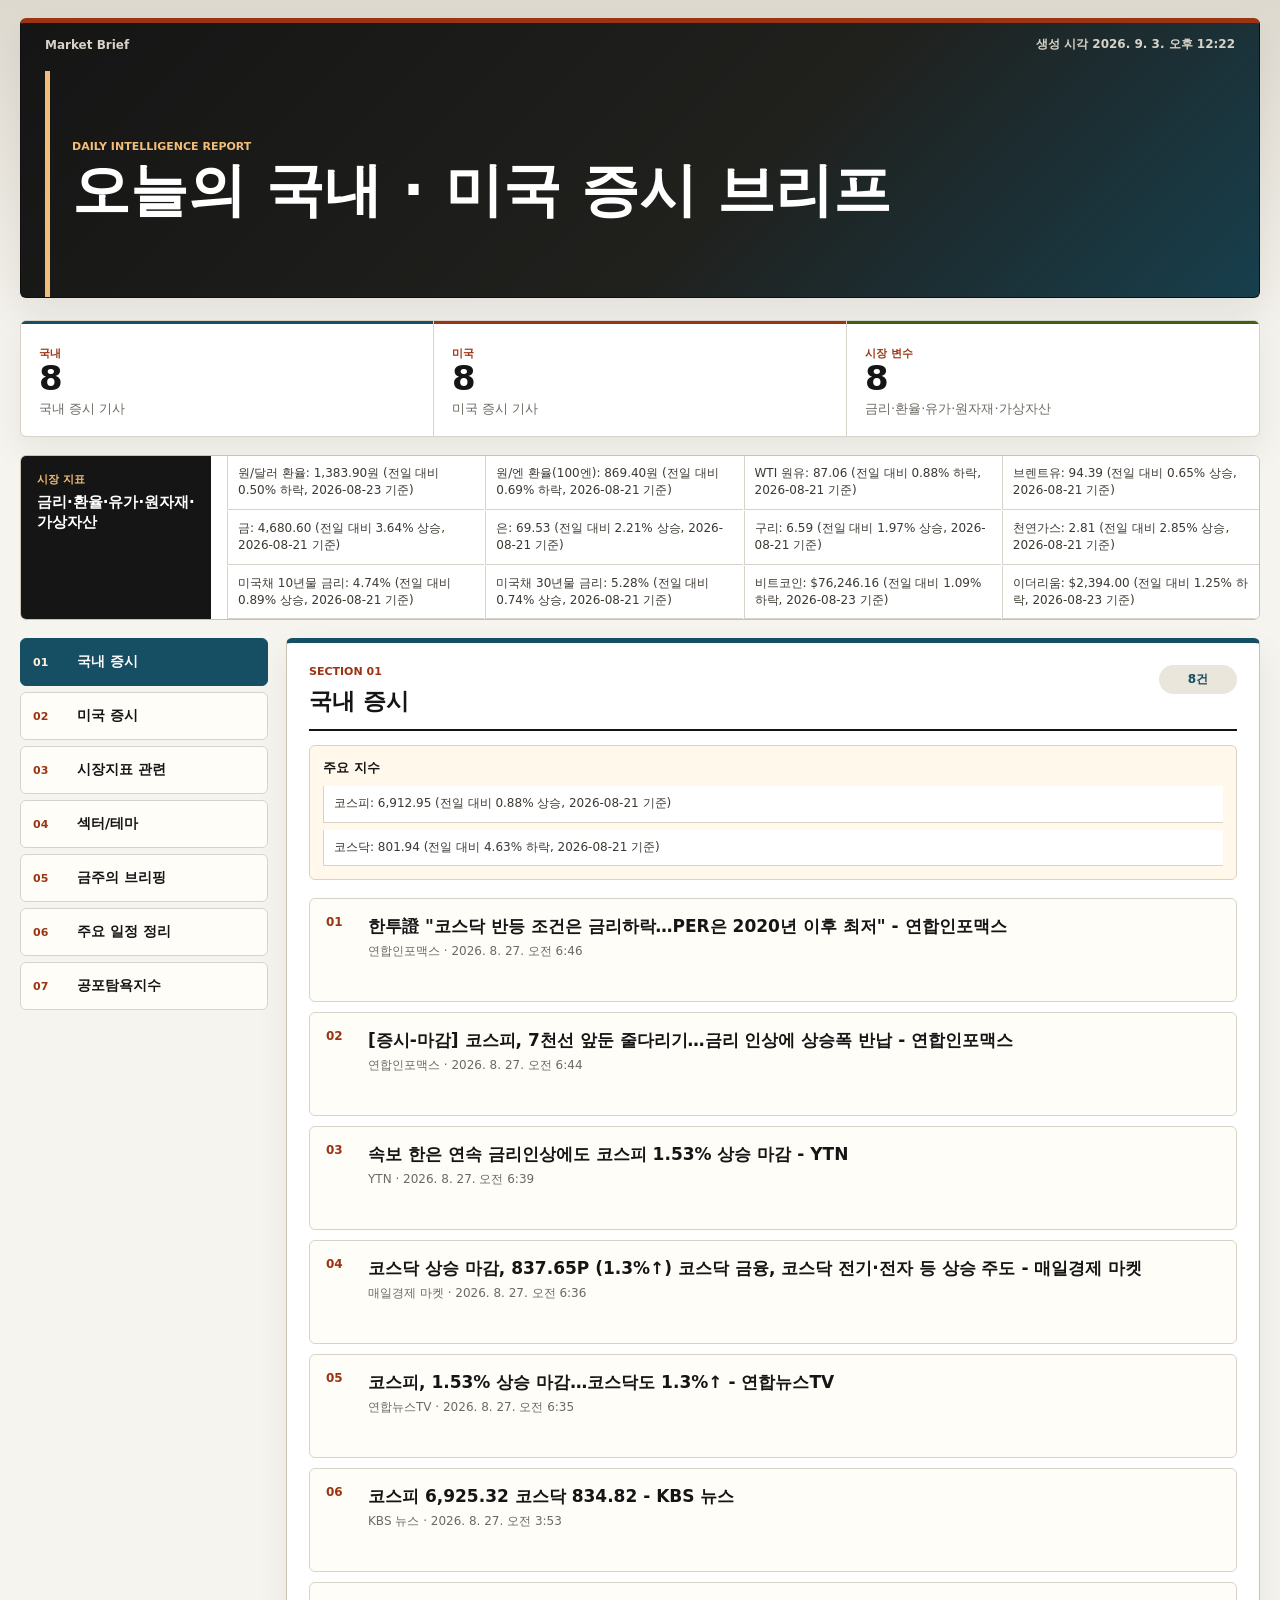
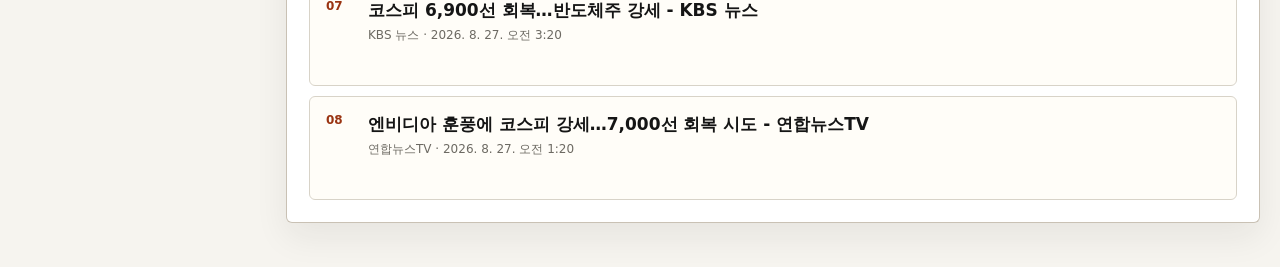
<file: serving/index.html>
<!doctype html>
<html lang="ko">
  <head>
    <meta charset="utf-8" />
    <meta name="viewport" content="width=device-width, initial-scale=1" />
    <title>데일리 증시 브리프</title>
    <meta name="description" content="국내 증시와 미국 증시를 매일 요약하는 브리핑 리더." />
    <link rel="stylesheet" href="./styles.css?v=20260827-stock-flow-table" />
  </head>
  <body>
    <main class="brief-shell">
      <header class="report-hero">
        <nav class="mini-nav" aria-label="브리핑 메타">
          <span>Market Brief</span>
          <span id="generatedAt">데이터 로딩 중</span>
        </nav>
        <section class="hero-copy" aria-labelledby="page-title">
          <p class="eyebrow">Daily Intelligence Report</p>
          <h1 id="page-title">오늘의 국내 · 미국 증시 브리프</h1>
        </section>
      </header>

      <section class="snapshot" aria-label="시장 스냅샷">
        <article>
          <span class="snapshot-label">국내</span>
          <strong id="domesticCount">-</strong>
          <p>국내 증시 기사</p>
        </article>
        <article>
          <span class="snapshot-label">미국</span>
          <strong id="usCount">-</strong>
          <p>미국 증시 기사</p>
        </article>
        <article>
          <span class="snapshot-label">시장 변수</span>
          <strong id="macroCount">-</strong>
          <p>금리·환율·유가·원자재·가상자산</p>
        </article>
      </section>

      <section class="market-indicators" id="marketIndicators" aria-label="금리·환율·유가·원자재·가상자산 지표" hidden>
        <div class="indicator-head">
          <span>시장 지표</span>
          <strong>금리·환율·유가·원자재·가상자산</strong>
        </div>
        <ul id="indicatorList"></ul>
      </section>

      <section class="reader">
        <aside class="section-tabs" aria-label="브리핑 섹션">
          <button class="tab-button active" data-section="domestic" type="button">
            <span>01</span>
            국내 증시
          </button>
          <button class="tab-button" data-section="us" type="button">
            <span>02</span>
            미국 증시
          </button>
          <button class="tab-button" data-section="macro" type="button">
            <span>03</span>
            시장지표 관련
          </button>
          <button class="tab-button" data-section="sector" type="button">
            <span>04</span>
            섹터/테마
          </button>
          <button class="tab-button" data-section="weekly" type="button">
            <span>05</span>
            금주의 브리핑
          </button>
          <button class="tab-button" data-section="schedule" type="button">
            <span>06</span>
            주요 일정 정리
          </button>
          <button class="tab-button" data-section="feargreed" type="button">
            <span>07</span>
            공포탐욕지수
          </button>
        </aside>

        <section class="brief-panel" aria-live="polite">
          <div class="section-head">
            <div>
              <p class="section-label" id="activeSectionKicker">Section 01</p>
              <h2 id="activeSectionTitle">국내 증시</h2>
            </div>
            <span class="article-count" id="activeArticleCount">0 articles</span>
          </div>
          <p class="section-summary" id="activeSectionSummary"></p>
          <div class="price-block" id="priceBlock" hidden>
            <h3 class="price-heading" id="priceHeading">주요 지표</h3>
            <ul class="price-list" id="activePrices"></ul>
          </div>
          <ul class="article-list" id="activeArticles"></ul>
        </section>
      </section>

    </main>
    <script src="./briefing-data.js?v=20260903-count-fallback"></script>
    <script src="./app.js?v=20260903-count-fallback"></script>
  </body>
</html>
</file>
<file: serving/styles.css>
:root {
  color-scheme: light;
  --paper: #f6f4ef;
  --ink: #151515;
  --muted: #6d6a63;
  --line: #d8d3c8;
  --panel: #fffdf8;
  --panel-strong: #ffffff;
  --soft: #ebe6dc;
  --accent: #164e63;
  --accent-2: #9a3412;
  --shadow: 0 14px 34px rgba(32, 28, 22, 0.07);
}

* {
  box-sizing: border-box;
}

body {
  margin: 0;
  background:
    linear-gradient(180deg, #ded9cf 0, #f6f4ef 360px),
    var(--paper);
  color: var(--ink);
  font-family:
    Inter, "Segoe UI", system-ui, -apple-system, BlinkMacSystemFont, sans-serif;
}

.brief-shell {
  width: min(1240px, calc(100vw - 32px));
  margin: 0 auto;
  padding: 18px 0 44px;
}

.report-hero {
  min-height: 280px;
  display: grid;
  grid-template-rows: auto 1fr;
  margin-bottom: 22px;
  padding: 0 24px;
  border: 1px solid #0f0f0f;
  border-top: 5px solid var(--accent-2);
  border-radius: 6px;
  background:
    linear-gradient(135deg, #151515 0%, #20201d 58%, #173f4d 100%);
  color: #fff;
  box-shadow: var(--shadow);
}

.mini-nav {
  display: flex;
  align-items: center;
  justify-content: space-between;
  gap: 20px;
  padding: 13px 0 18px;
  color: #d8d3c8;
  font-size: 12px;
  font-weight: 750;
}

.hero-copy {
  display: grid;
  align-content: center;
  max-width: none;
  border-left: 5px solid #f2bd78;
  padding: 28px 0 38px;
  padding-left: 22px;
}

.report-hero h1 {
  color: #fff;
}

.report-hero .eyebrow {
  color: #f2bd78;
}

.eyebrow,
.section-label,
.snapshot-label {
  margin: 0 0 9px;
  color: var(--accent-2);
  font-size: 11px;
  font-weight: 900;
  letter-spacing: 0;
  text-transform: uppercase;
}

h1,
h2,
p {
  margin-top: 0;
}

h1 {
  margin-bottom: 0;
  font-size: clamp(38px, 4.8vw, 58px);
  line-height: 0.98;
  letter-spacing: 0;
  white-space: nowrap;
}

h2 {
  margin-bottom: 0;
  font-size: 23px;
  line-height: 1.22;
}

.snapshot {
  display: grid;
  grid-template-columns: repeat(3, minmax(0, 1fr));
  gap: 1px;
  margin: 0 0 18px;
  overflow: hidden;
  border: 1px solid var(--line);
  border-radius: 6px;
  background: var(--line);
  box-shadow: var(--shadow);
}

.snapshot article {
  min-height: 112px;
  padding: 18px;
  border-top: 3px solid transparent;
  background: var(--panel-strong);
}

.snapshot article:nth-child(1) {
  border-top-color: var(--accent);
}

.snapshot article:nth-child(2) {
  border-top-color: var(--accent-2);
}

.snapshot article:nth-child(3) {
  border-top-color: #3f6212;
}

.snapshot strong {
  display: block;
  margin-bottom: 5px;
  font-size: 34px;
  line-height: 1;
}

.snapshot p {
  margin: 0;
  color: var(--muted);
  font-size: 13px;
}

.market-indicators {
  display: grid;
  grid-template-columns: 190px minmax(0, 1fr);
  gap: 16px;
  margin-bottom: 18px;
  padding: 0;
  border: 1px solid #c9c1b4;
  border-radius: 6px;
  background: var(--panel-strong);
  overflow: hidden;
}

.market-indicators[hidden] {
  display: none;
}

.indicator-head {
  display: grid;
  align-content: start;
  gap: 5px;
  padding: 16px;
  background: #151515;
}

.indicator-head span {
  color: #f2bd78;
  font-size: 11px;
  font-weight: 900;
  text-transform: uppercase;
}

.indicator-head strong {
  color: #fff;
  font-size: 15px;
  line-height: 1.35;
}

.market-indicators ul {
  display: grid;
  grid-template-columns: repeat(4, minmax(0, 1fr));
  gap: 1px;
  margin: 0;
  padding: 0;
  list-style: none;
}

.market-indicators li,
.price-list li {
  padding: 9px 10px;
  border: 0;
  border-left: 1px solid var(--line);
  border-bottom: 1px solid var(--line);
  border-radius: 0;
  background: #fff;
  color: #3d3932;
  font-size: 12px;
  line-height: 1.45;
}

.reader {
  display: grid;
  grid-template-columns: 248px minmax(0, 1fr);
  gap: 18px;
  align-items: start;
}

.section-tabs {
  position: sticky;
  top: 16px;
  display: grid;
  gap: 6px;
}

.tab-button {
  display: grid;
  grid-template-columns: 34px minmax(0, 1fr);
  align-items: center;
  gap: 10px;
  width: 100%;
  min-height: 48px;
  padding: 11px 12px;
  border: 1px solid var(--line);
  border-radius: 6px;
  background: #fffdf8;
  color: var(--ink);
  font: inherit;
  font-size: 14px;
  font-weight: 850;
  text-align: left;
  cursor: pointer;
}

.tab-button span {
  color: var(--accent-2);
  font-size: 11px;
  font-weight: 900;
}

.tab-button.active {
  background: var(--accent);
  border-color: var(--accent);
  color: #fff;
}

.tab-button.active span {
  color: #fff2d8;
}

.brief-panel {
  padding: 22px;
  background: var(--panel-strong);
  border: 1px solid #c9c1b4;
  border-top: 5px solid var(--accent);
  border-radius: 6px;
  box-shadow: var(--shadow);
}

.section-head {
  display: flex;
  align-items: start;
  justify-content: space-between;
  gap: 18px;
  margin-bottom: 14px;
  padding-bottom: 14px;
  border-bottom: 2px solid var(--ink);
}

.article-count {
  min-width: 78px;
  padding: 6px 9px;
  border-radius: 999px;
  background: var(--soft);
  color: var(--accent);
  font-size: 12px;
  font-weight: 900;
  text-align: center;
}

.section-summary {
  margin-bottom: 18px;
  color: #3d3932;
  font-size: 16px;
  line-height: 1.55;
  font-weight: 650;
}

.price-block {
  margin: 0 0 18px;
  padding: 13px;
  border: 1px solid var(--line);
  border-radius: 6px;
  background: #fff8eb;
}

.price-block[hidden] {
  display: none;
}

.price-heading {
  margin: 0 0 9px;
  color: var(--ink);
  font-size: 13px;
  font-weight: 900;
}

.price-list,
.article-list {
  display: grid;
  gap: 10px;
  margin: 0;
  padding: 0;
  list-style: none;
}

.price-list {
  gap: 7px;
}

.price-list:empty {
  display: none;
}

.article-list li {
  position: relative;
  min-height: 104px;
  padding: 16px 16px 16px 58px;
  border: 1px solid var(--line);
  border-radius: 6px;
  background: var(--panel);
}

.story-number {
  position: absolute;
  top: 16px;
  left: 16px;
  color: var(--accent-2);
  font-size: 12px;
  font-weight: 900;
}

.article-list a {
  display: block;
  color: var(--ink);
  font-size: 17px;
  font-weight: 850;
  line-height: 1.35;
  text-decoration: none;
}

.article-list a:hover {
  color: var(--accent);
}

.article-list p {
  margin: 8px 0 0;
  color: #504a42;
  font-size: 14px;
  line-height: 1.55;
}

.topic-row {
  display: flex;
  flex-wrap: wrap;
  gap: 5px;
  margin-top: 9px;
}

.topic-chip {
  display: inline-flex;
  align-items: center;
  min-height: 21px;
  padding: 3px 7px;
  border: 1px solid var(--line);
  border-radius: 999px;
  background: #fbfaf7;
  color: var(--muted);
  font-size: 11px;
  font-weight: 850;
}

.topic-chip.primary {
  border-color: #9cc7d3;
  background: #e8f3f6;
  color: var(--accent);
}

.article-list .empty {
  padding-left: 16px;
  color: var(--muted);
}

.weekly-card {
  min-height: auto;
}

.weekly-card-title {
  display: block;
  color: var(--ink);
  font-size: 17px;
  line-height: 1.35;
}

.weekly-list {
  display: grid;
  gap: 7px;
  margin: 11px 0 0;
  padding-left: 18px;
  color: #3d3932;
  font-size: 14px;
  line-height: 1.55;
}

.weekly-list li {
  min-height: auto;
  padding: 0;
  border: 0;
  border-radius: 0;
  background: transparent;
}

.weekly-list a {
  color: var(--ink);
  font-size: 14px;
  font-weight: 750;
  line-height: 1.55;
  text-decoration: none;
}

.weekly-list a:hover {
  color: var(--accent);
}

.stock-flow-table-wrap {
  overflow-x: auto;
  margin-top: 12px;
  border: 1px solid var(--line);
  border-radius: 6px;
  background: #fffdf8;
}

.stock-flow-table {
  width: 100%;
  min-width: 620px;
  border-collapse: collapse;
  font-size: 13px;
}

.stock-flow-table th,
.stock-flow-table td {
  padding: 11px 12px;
  border-bottom: 1px solid var(--line);
  text-align: left;
  vertical-align: middle;
}

.stock-flow-table th {
  background: #f2eee5;
  color: var(--muted);
  font-size: 11px;
  font-weight: 900;
}

.stock-flow-table tr:last-child td {
  border-bottom: 0;
}

.stock-flow-table a {
  color: var(--ink);
  font-size: 13px;
  font-weight: 900;
}

.stock-flow-table .up {
  color: #176f75;
  font-weight: 900;
}

.stock-flow-table .down {
  color: #b64b44;
  font-weight: 900;
}

.stock-flow-table .flat {
  color: var(--muted);
  font-weight: 900;
}

.feargreed-shell-item {
  min-height: auto;
  padding: 0;
  border: 0;
  background: transparent;
}

.feargreed-dashboard {
  display: grid;
  gap: 14px;
}

.feargreed-grid {
  display: grid;
  grid-template-columns: repeat(3, minmax(0, 1fr));
  gap: 12px;
}

.feargreed-card {
  display: grid;
  gap: 12px;
  min-height: 300px;
  padding: 18px 18px 16px;
  border: 1px solid var(--line);
  border-radius: 7px;
  background: #fffdf8;
}

.feargreed-card-head {
  display: grid;
  gap: 5px;
}

.feargreed-card-head span {
  color: var(--muted);
  font-size: 11px;
  font-weight: 900;
}

.feargreed-card-head strong {
  color: var(--ink);
  font-size: 16px;
  line-height: 1.3;
}

.feargreed-gauge {
  display: grid;
  justify-items: center;
  gap: 8px;
  padding-top: 6px;
}

.feargreed-arc {
  position: relative;
  width: min(100%, 260px);
  aspect-ratio: 2 / 1;
  overflow: hidden;
}

.feargreed-arc::before {
  content: "";
  position: absolute;
  inset: 0;
  border-radius: 999px 999px 0 0;
  background:
    conic-gradient(
      from 270deg at 50% 100%,
      #a92b24 0deg 36deg,
      #d84e48 36deg 72deg,
      #efc84a 72deg 108deg,
      #68bd67 108deg 144deg,
      #3f7f5f 144deg 180deg,
      transparent 180deg 360deg
    );
}

.feargreed-arc::after {
  content: "";
  position: absolute;
  left: 12%;
  right: 12%;
  bottom: 0;
  height: 76%;
  border-radius: 999px 999px 0 0;
  background: #fffdf8;
}

.feargreed-needle {
  position: absolute;
  left: 50%;
  bottom: 0;
  z-index: 2;
  width: 8px;
  height: 76%;
  border-radius: 999px;
  background: #111;
  transform-origin: 50% 100%;
  box-shadow: 0 0 0 1px rgba(0, 0, 0, 0.05);
}

.feargreed-hub {
  position: absolute;
  left: 50%;
  bottom: 0;
  z-index: 3;
  width: 34px;
  height: 34px;
  border: 10px solid #111;
  border-radius: 50%;
  background: #fffdf8;
  transform: translate(-50%, 50%);
}

.feargreed-scale {
  display: flex;
  justify-content: space-between;
  width: min(100%, 260px);
  color: #776e64;
  font-size: 18px;
  font-weight: 900;
}

.feargreed-gauge b {
  color: var(--ink);
  font-size: 40px;
  line-height: 1;
}

.feargreed-current {
  color: var(--ink);
  font-size: 18px;
  line-height: 1;
  margin-top: -2px;
  font-weight: 900;
}

.feargreed-gauge .feargreed-scale span {
  color: #776e64;
  font-size: 18px;
}

.feargreed-sentiment {
  color: var(--muted);
  font-size: 13px;
  font-weight: 900;
}

.feargreed-change,
.feargreed-meta {
  margin: 0;
  font-size: 12px;
  line-height: 1.5;
}

.feargreed-change {
  color: var(--ink);
  font-weight: 900;
}

.feargreed-meta {
  color: var(--muted);
}

.feargreed-card.fear-extreme,
.feargreed-card.fear-extreme .feargreed-sentiment {
  border-top-color: #b64b44;
  color: #b64b44;
}

.feargreed-card.fear,
.feargreed-card.fear .feargreed-sentiment {
  border-top-color: #d48638;
  color: #d48638;
}

.feargreed-card.neutral,
.feargreed-card.neutral .feargreed-sentiment {
  border-top-color: #8c8f58;
  color: #8c8f58;
}

.feargreed-card.greed,
.feargreed-card.greed .feargreed-sentiment {
  border-top-color: #408b66;
  color: #408b66;
}

.feargreed-card.greed-extreme,
.feargreed-card.greed-extreme .feargreed-sentiment {
  border-top-color: #176f75;
  color: #176f75;
}

.feargreed-card.fear-extreme,
.feargreed-card.fear,
.feargreed-card.neutral,
.feargreed-card.greed,
.feargreed-card.greed-extreme {
  border-top-width: 5px;
  background: #fffdf8;
}

.schedule-shell-item {
  min-height: auto;
  padding: 0;
  border: 0;
  background: transparent;
}

.schedule-shell {
  display: grid;
  gap: 16px;
}

.schedule-calendar-head {
  display: flex;
  align-items: end;
  justify-content: space-between;
  gap: 12px;
  padding-bottom: 12px;
  border-bottom: 1px solid var(--line);
}

.schedule-title-group {
  display: grid;
  gap: 4px;
}

.schedule-calendar-head strong {
  font-size: 21px;
  line-height: 1.2;
}

.schedule-calendar-head span,
.schedule-meta {
  color: var(--muted);
  font-size: 12px;
  font-weight: 800;
}

.schedule-subtitle {
  margin: 0 0 9px;
  color: var(--ink);
  font-size: 14px;
  font-weight: 900;
}

.schedule-calendar-controls {
  display: flex;
  gap: 7px;
}

.schedule-calendar-controls button {
  min-height: 32px;
  padding: 6px 11px;
  border: 1px solid var(--line);
  border-radius: 5px;
  background: #fff;
  color: var(--ink);
  font: inherit;
  font-size: 12px;
  font-weight: 850;
  cursor: pointer;
}

.schedule-calendar-controls button:hover:not(:disabled) {
  border-color: var(--accent);
  color: var(--accent);
}

.schedule-calendar-controls button:disabled {
  color: #aaa197;
  cursor: default;
  opacity: 0.55;
}

.schedule-event-list,
.earnings-list {
  display: grid;
  gap: 8px;
  margin: 0;
  padding: 0;
  list-style: none;
}

.schedule-event-list .empty,
.earnings-list .empty {
  min-height: auto;
  padding: 10px;
  border: 1px solid var(--line);
  border-radius: 5px;
  background: #fbfaf7;
  color: var(--muted);
}

.schedule-event {
  min-height: auto;
  padding: 12px 13px;
  border: 1px solid var(--line);
  border-left: 5px solid var(--line);
  border-radius: 6px;
  background: #fff;
}

.schedule-badge {
  display: inline-flex;
  align-items: center;
  min-height: 22px;
  margin-bottom: 8px;
  padding: 3px 8px;
  border-radius: 999px;
  background: #f2eee5;
  color: var(--muted);
  font-size: 12px;
  font-weight: 900;
}

.schedule-event a,
.earnings-item a {
  display: block;
  color: var(--ink);
  font-size: 14px;
  font-weight: 850;
  line-height: 1.35;
  text-decoration: none;
}

.schedule-event a {
  font-size: 15px;
}

.schedule-event a:hover,
.earnings-item a:hover {
  color: var(--accent);
}

.schedule-event p {
  margin: 7px 0 0;
  color: #504a42;
  font-size: 13px;
  line-height: 1.5;
}

.earnings-grid {
  display: grid;
  grid-template-columns: repeat(2, minmax(0, 1fr));
  gap: 10px;
}

.earnings-grid article {
  padding: 12px;
  border: 1px solid var(--line);
  border-radius: 6px;
  background: #fff;
}

.earnings-grid article > strong {
  display: block;
  margin-bottom: 10px;
  color: var(--accent);
  font-size: 13px;
  font-weight: 900;
}

.earnings-item {
  min-height: auto;
  padding: 0;
  border: 0;
  border-radius: 0;
  background: transparent;
}

.earnings-item span {
  display: block;
  margin-top: 3px;
  color: var(--muted);
  font-size: 12px;
  font-weight: 750;
}

.calendar-grid {
  display: grid;
  grid-template-columns: repeat(7, minmax(0, 1fr));
  gap: 5px;
}

.calendar-weekday {
  color: var(--muted);
  font-size: 12px;
  font-weight: 900;
  text-align: center;
}

.calendar-day {
  position: relative;
  display: grid;
  place-items: center;
  min-height: 52px;
  border: 1px solid var(--line);
  border-radius: 6px;
  background: #fff;
  color: var(--ink);
  font: inherit;
  cursor: pointer;
}

.calendar-day.muted {
  color: #aaa197;
  background: #f1eee7;
}

.calendar-day.today {
  border-color: var(--accent);
}

.calendar-day.has-event {
  background: #fff8eb;
}

.calendar-day.category-rate,
.schedule-event.category-rate {
  border-color: #7f1d1d;
}

.calendar-day.category-rate .schedule-badge,
.schedule-event.category-rate .schedule-badge {
  background: #fee2e2;
  color: #7f1d1d;
}

.calendar-day.category-inflation,
.schedule-event.category-inflation {
  border-color: #9a3412;
}

.calendar-day.category-inflation .schedule-badge,
.schedule-event.category-inflation .schedule-badge {
  background: #ffedd5;
  color: #9a3412;
}

.calendar-day.category-growth,
.schedule-event.category-growth {
  border-color: #164e63;
}

.calendar-day.category-growth .schedule-badge,
.schedule-event.category-growth .schedule-badge {
  background: #e8f3f6;
  color: #164e63;
}

.calendar-day.category-activity,
.schedule-event.category-activity {
  border-color: #3f6212;
}

.calendar-day.category-activity .schedule-badge,
.schedule-event.category-activity .schedule-badge {
  background: #ecfccb;
  color: #3f6212;
}

.calendar-day.category-central-bank,
.schedule-event.category-central-bank {
  border-color: #5b21b6;
}

.calendar-day.category-central-bank .schedule-badge,
.schedule-event.category-central-bank .schedule-badge {
  background: #ede9fe;
  color: #5b21b6;
}

.calendar-day.high-impact {
  border-color: #d28c45;
}

.calendar-day.selected {
  background: var(--ink);
  border-color: var(--ink);
  color: #fff;
}

.calendar-day em {
  position: absolute;
  right: 5px;
  bottom: 5px;
  min-width: 17px;
  height: 17px;
  border-radius: 999px;
  background: var(--accent-2);
  color: #fff;
  font-size: 10px;
  font-style: normal;
  font-weight: 900;
  line-height: 17px;
  text-align: center;
}

.calendar-day.selected em {
  background: #f2bd78;
  color: var(--ink);
}

.source-meta {
  display: block;
  margin-top: 5px;
  color: var(--muted);
  font-size: 12px;
}

@media (max-width: 1040px) {
  .market-indicators ul {
    grid-template-columns: repeat(3, minmax(0, 1fr));
  }
}

@media (max-width: 900px) {
  .snapshot,
  .market-indicators,
  .reader {
    grid-template-columns: 1fr;
  }

  .market-indicators ul {
    grid-template-columns: repeat(2, minmax(0, 1fr));
  }

  .section-tabs {
    position: static;
    grid-template-columns: repeat(2, minmax(0, 1fr));
  }

  .tab-button {
    min-height: 46px;
  }
}

@media (max-width: 560px) {
  .brief-shell {
    width: min(100vw - 24px, 1180px);
    padding-top: 14px;
  }

  .hero-copy {
    padding: 24px 0 32px;
  }

  h1 {
    font-size: 40px;
    white-space: normal;
  }

  .section-tabs,
  .market-indicators ul {
    grid-template-columns: 1fr;
  }

  .brief-panel {
    padding: 16px;
  }

  .article-list li {
    padding-left: 16px;
  }

  .schedule-calendar-head {
    display: grid;
    align-items: start;
  }

  .calendar-grid {
    gap: 4px;
  }

  .calendar-day {
    min-height: 44px;
  }

  .earnings-grid {
    grid-template-columns: 1fr;
  }

  .feargreed-grid {
    grid-template-columns: 1fr;
  }

  .story-number {
    position: static;
    display: block;
    margin-bottom: 8px;
  }
}
</file>
